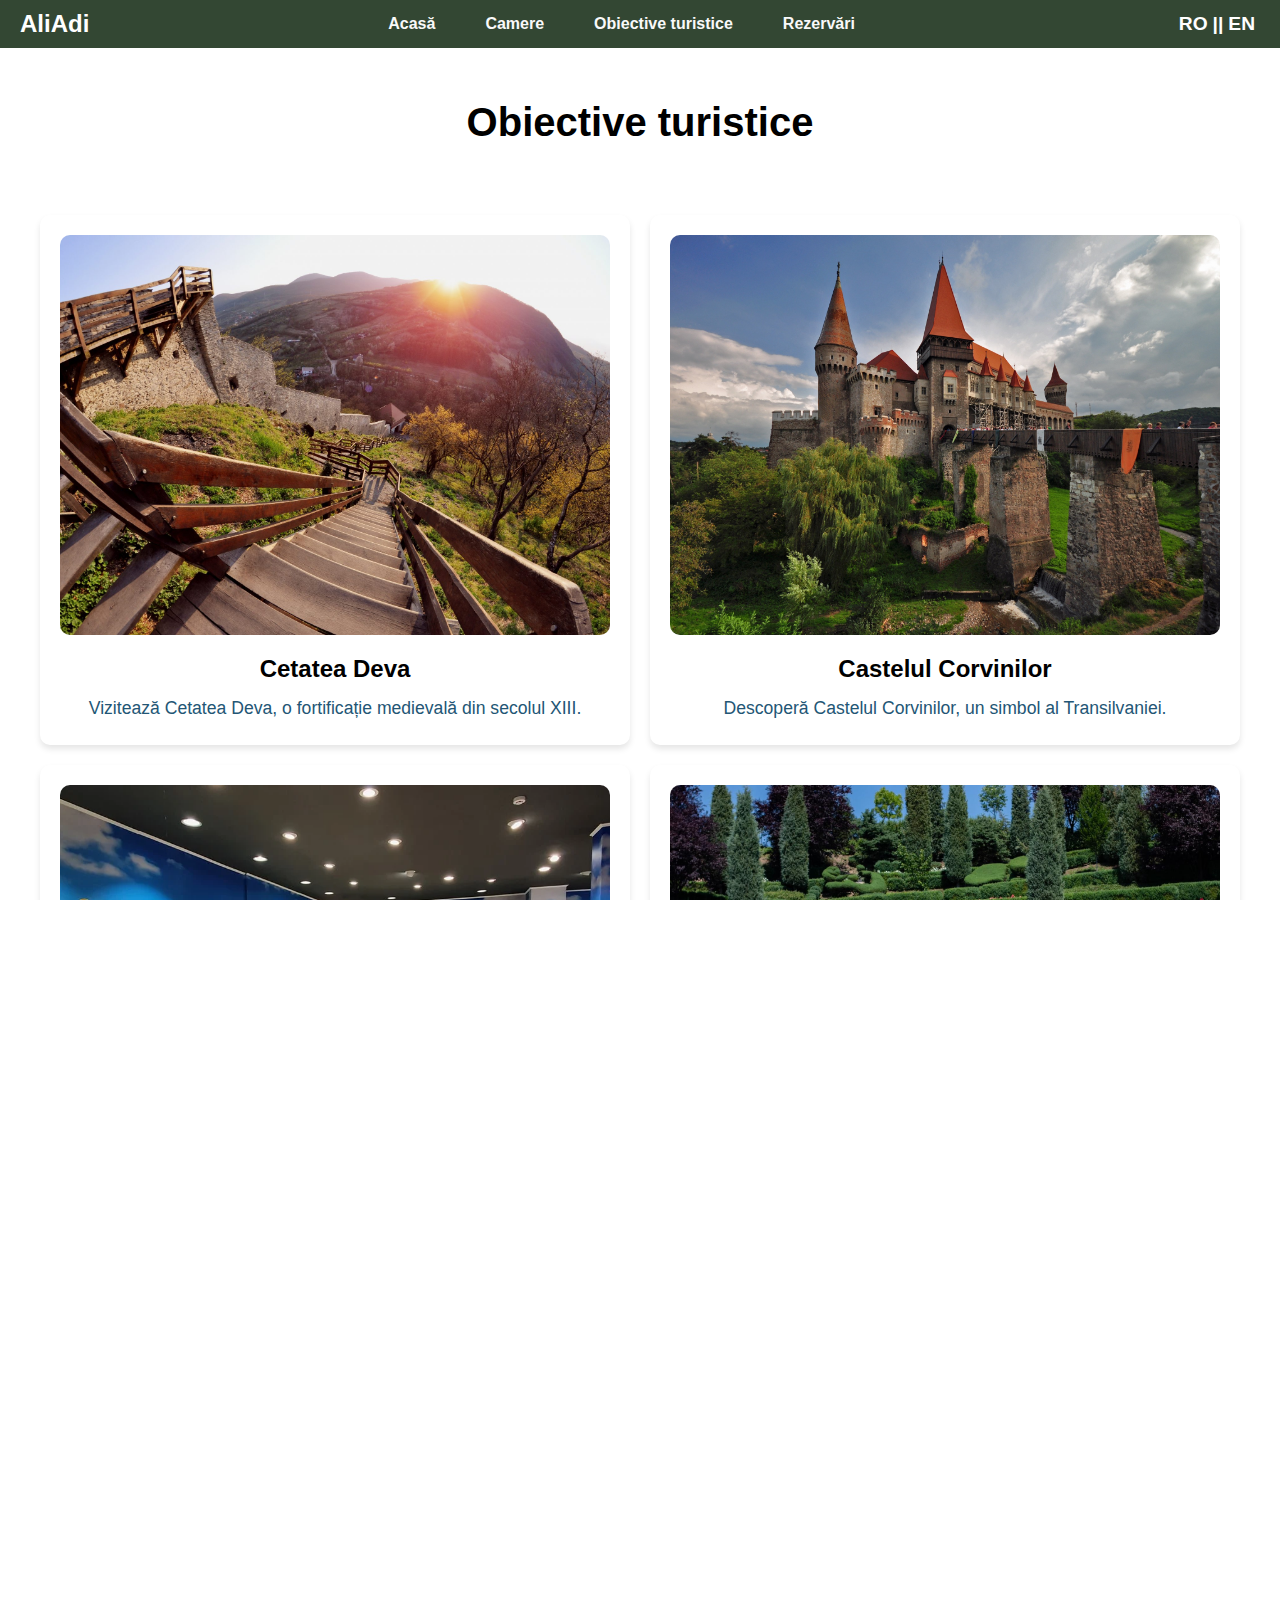
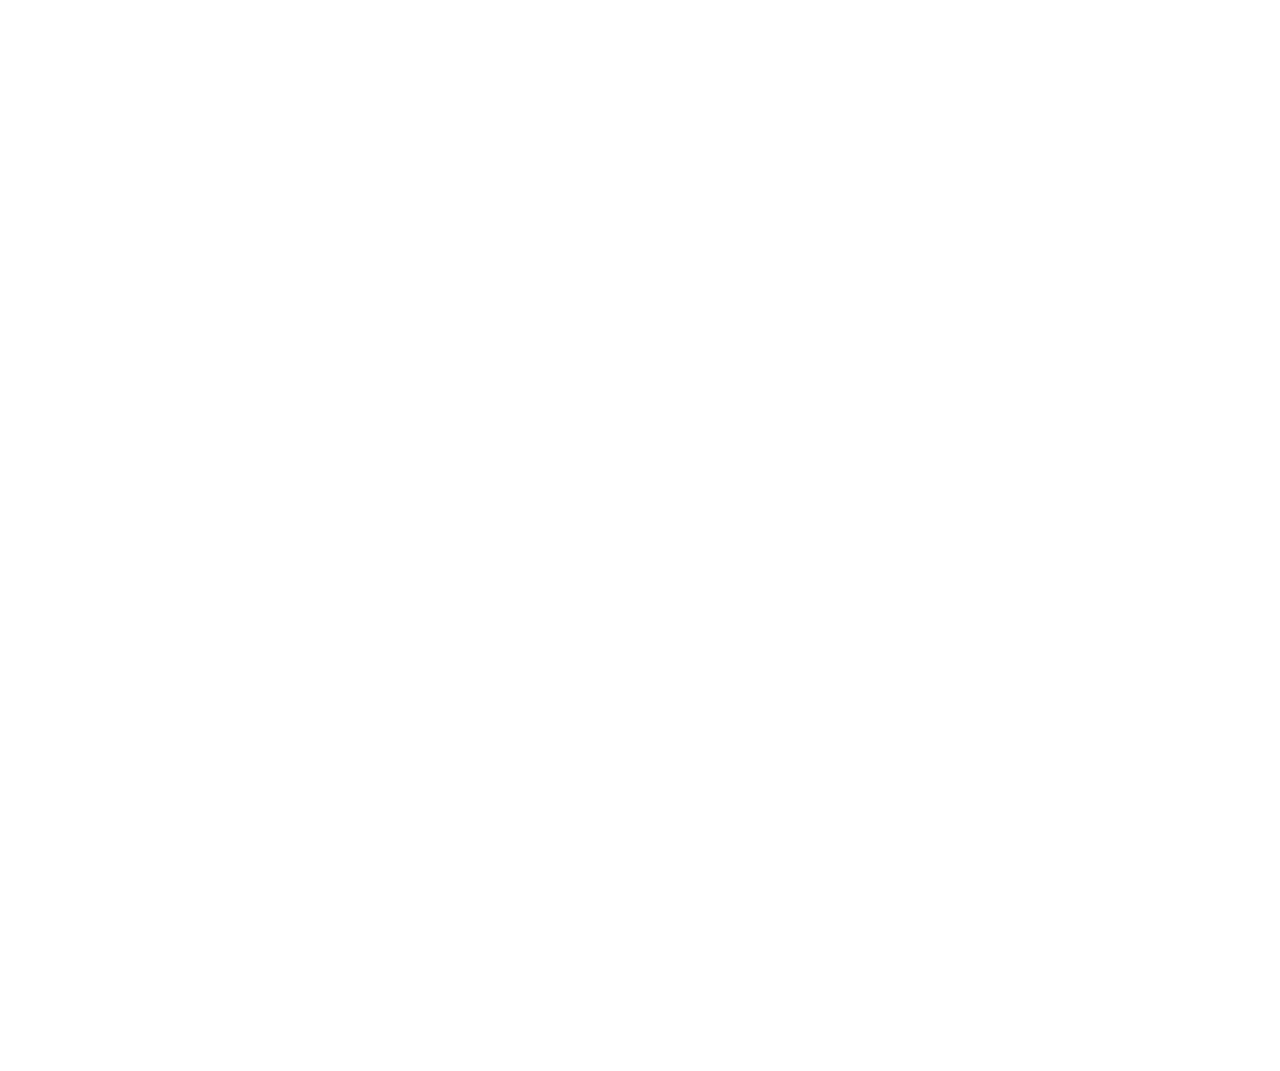
<file: activitati.html>
<!DOCTYPE html>
<html lang="ro">
<head>
    <meta charset="UTF-8">
    <meta name="viewport" content="width=device-width, initial-scale=1.0">
    <title>Activități la Pensiunea Aliadi</title>
    <link rel="stylesheet" href="styles.css">
</head>
<body>
    <div id="menu-placeholder"></div>
    <section id="activities" class="activities-container">
        <h2>Obiective turistice</h2>
        <div class="activity-grid">
            <div class="activity-item">
                <img src="img/cetate.jpg" alt="Cetatea Deva">
                <h3>Cetatea Deva</h3>
                <p>Vizitează Cetatea Deva, o fortificație medievală din secolul XIII.</p>
            </div>
            <div class="activity-item">
                <img src="img/castel.jpg" alt="Castelul Corvinilor">
                <h3>Castelul Corvinilor</h3>
                <p>Descoperă Castelul Corvinilor, un simbol al Transilvaniei.</p>
            </div>
            <div class="activity-item">
                <img src="img/muzeu.webp" alt="Muzeul trenulețelor">
                <h3>Muzeul trenulețelor Valentin Banciu</h3>
                <p>Muzeul trenulețelor oferă o colecție fascinantă de trenulețe în miniatură.</p>
            </div>
            <div class="activity-item">
                <img src="img/gradinazoe.jpg" alt="I Giardini di Zoe">
                <h3>I Giardini di Zoe</h3>
                <p>O grădină botanică creată de un italian în Banpotoc.</p>
            </div>
            <div class="activity-item">
                <img src="img/lac.webp" alt="Lacul Cinciș">
                <h3>Lacul Cinciș</h3>
                <p>Vizitează Lacul Cinciș, o destinație frumoasă.</p>
            </div>
            <div class="activity-item">
                <img src="img/cascada.jpg" alt="Cascada Clocota">
                <h3>Cascada Clocota</h3>
                <p>Vizitează Cascada Clocota, cunoscută pentru apele sale termale.</p>
            </div>
            <div class="activity-item">
                <img src="img/sarmizegetusa_regia.jpg" alt="Sarmizegetusa Regia">
                <h3>Sarmizegetusa Regia</h3>
                <p>Explorează capitala antică a Daciei, Sarmizegetusa Regia, parte a patrimoniului UNESCO.</p>
            </div>
            <div class="activity-item">
                <img src="img/pestera.jpg" alt="Peștera Bolii">
                <h3>Peștera Bolii</h3>
                <p>Vizitează Peștera Bolii, o minune naturală cu galerii impresionante și un râu subteran.</p>
            </div>            
        </div>
    </section>
    <div id="footer-placeholder"></div>
    <script src="script.js"></script>
</body>
</html>
</file>
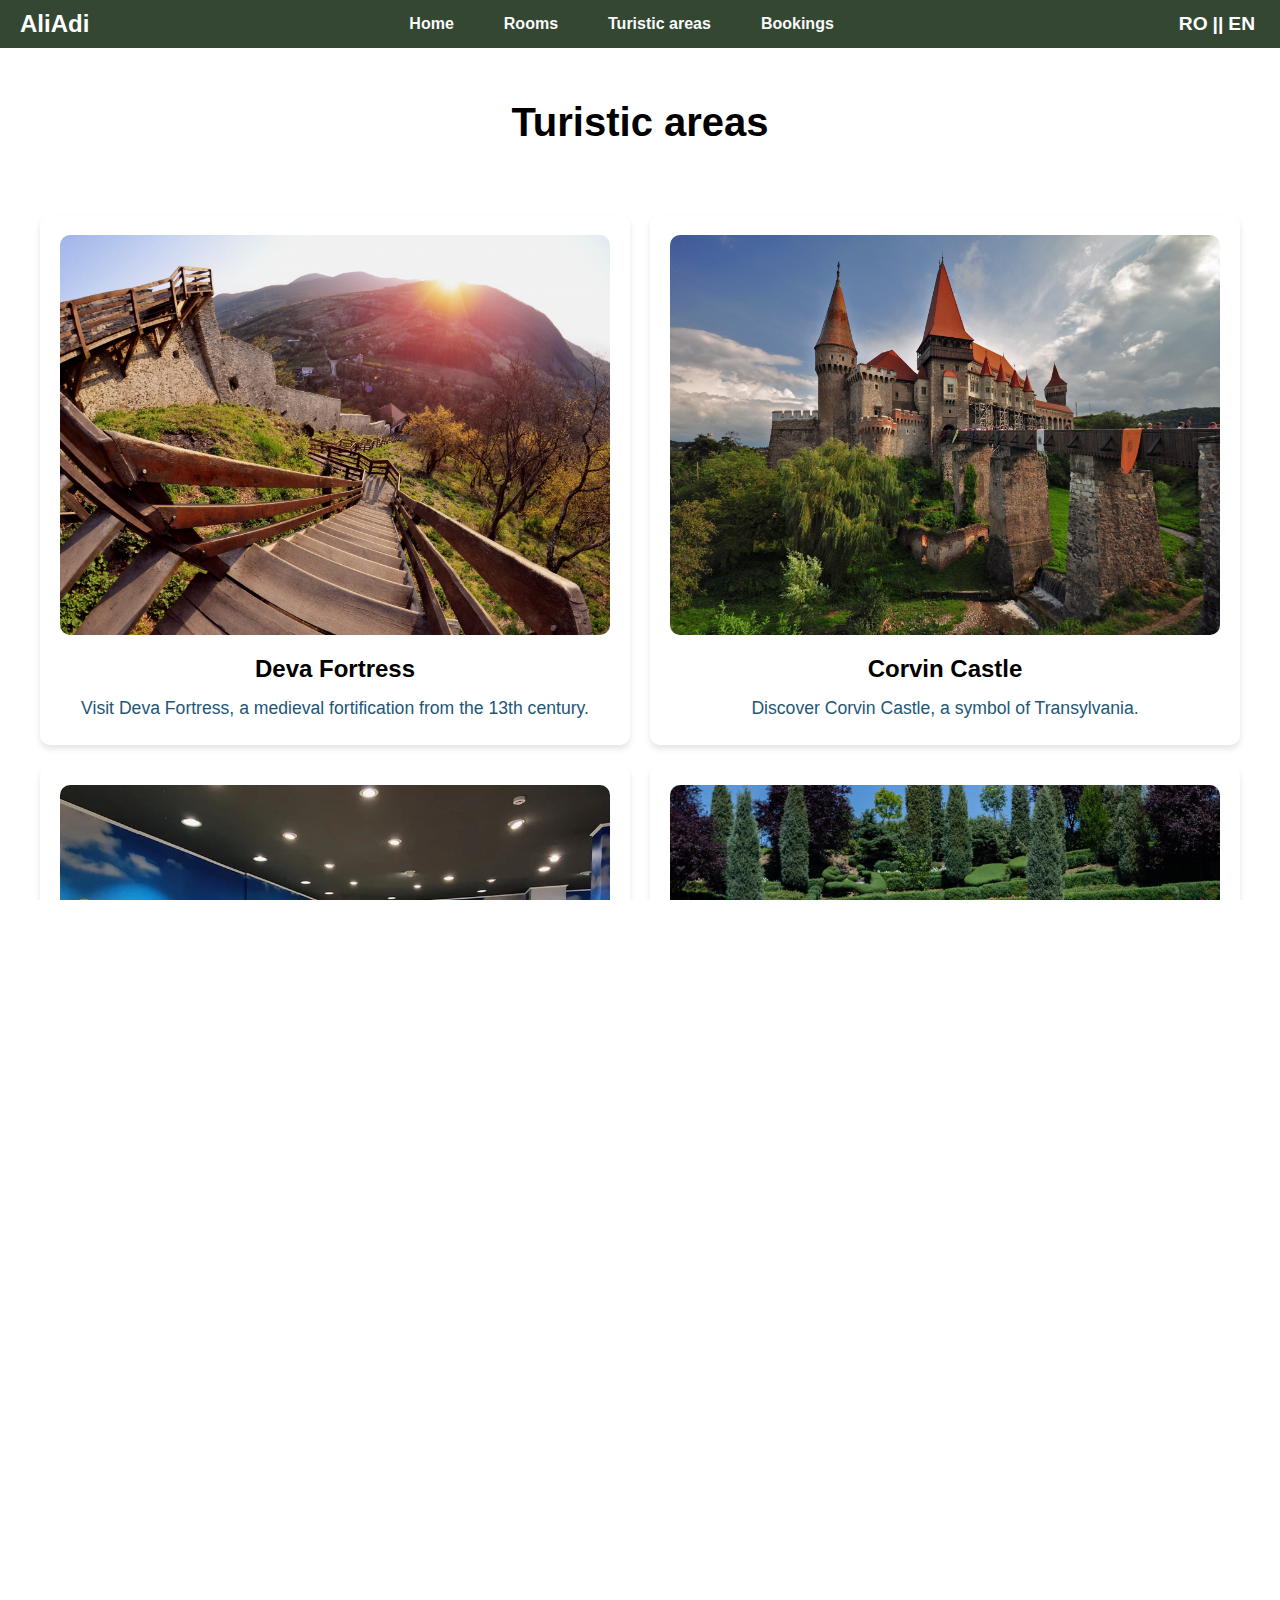
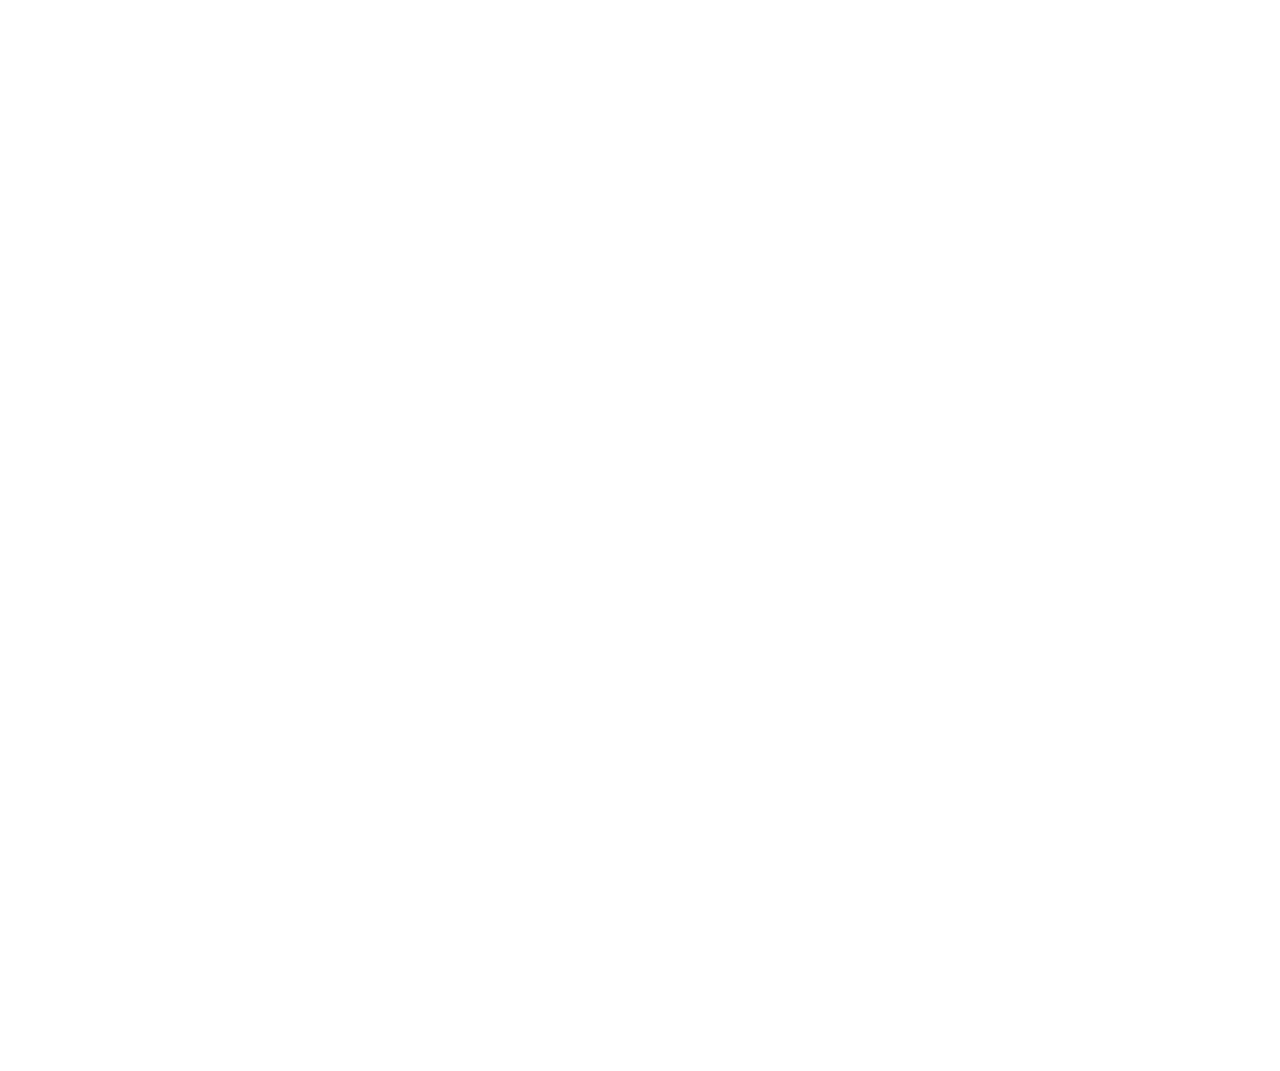
<file: activitati_en.html>
<!DOCTYPE html>
<html lang="en">
<head>
    <meta charset="UTF-8">
    <meta name="viewport" content="width=device-width, initial-scale=1.0">
    <title>Activities at Aliadi Guesthouse</title>
    <link rel="stylesheet" href="styles.css">
</head>
<body>

    <div id="menu-placeholder"></div>

    <section id="activities" class="activities-container">
        <h2>Turistic areas</h2>
        <div class="activity-grid">
            <div class="activity-item">
                <img src="img/cetate.jpg" alt="Deva Fortress">
                <h3>Deva Fortress</h3>
                <p>Visit Deva Fortress, a medieval fortification from the 13th century.</p>
            </div>
            <div class="activity-item">
                <img src="img/castel.jpg" alt="Corvin Castle">
                <h3>Corvin Castle</h3>
                <p>Discover Corvin Castle, a symbol of Transylvania.</p>
            </div>
            <div class="activity-item">
                <img src="img/muzeu.webp" alt="Valentin Banciu Miniature Train Museum">
                <h3>Valentin Banciu Miniature Train Museum</h3>
                <p>The miniature train museum offers a fascinating collection of model trains.</p>
            </div>
            <div class="activity-item">
                <img src="img/gradinazoe.jpg" alt="I Giardini di Zoe">
                <h3>I Giardini di Zoe</h3>
                <p>A botanical garden created by an Italian in Banpotoc.</p>
            </div>
            <div class="activity-item">
                <img src="img/lac.webp" alt="Cincis Lake">
                <h3>Cincis Lake</h3>
                <p>Visit Cincis Lake, a beautiful destination for relaxation.</p>
            </div>
            <div class="activity-item">
                <img src="img/cascada.jpg" alt="Clocota Waterfall">
                <h3>Clocota Waterfall</h3>
                <p>Visit Clocota Waterfall, known for its thermal waters.</p>
            </div>
            <div class="activity-item">
                <img src="img/sarmizegetusa_regia.jpg" alt="Sarmizegetusa Regia">
                <h3>Sarmizegetusa Regia</h3>
                <p>Explore the ancient capital of Dacia, Sarmizegetusa Regia, a UNESCO World Heritage site.</p>
            </div>
            <div class="activity-item">
                <img src="img/pestera.jpg" alt="Bolii Cave">
                <h3>Bolii Cave</h3>
                <p>Visit Bolii Cave, a natural wonder with impressive galleries and an underground river.</p>
            </div>            
        </div>
    </section>

    <div id="footer-placeholder"></div>

    <script src="script.js"></script>
</body>
</html>
</file>
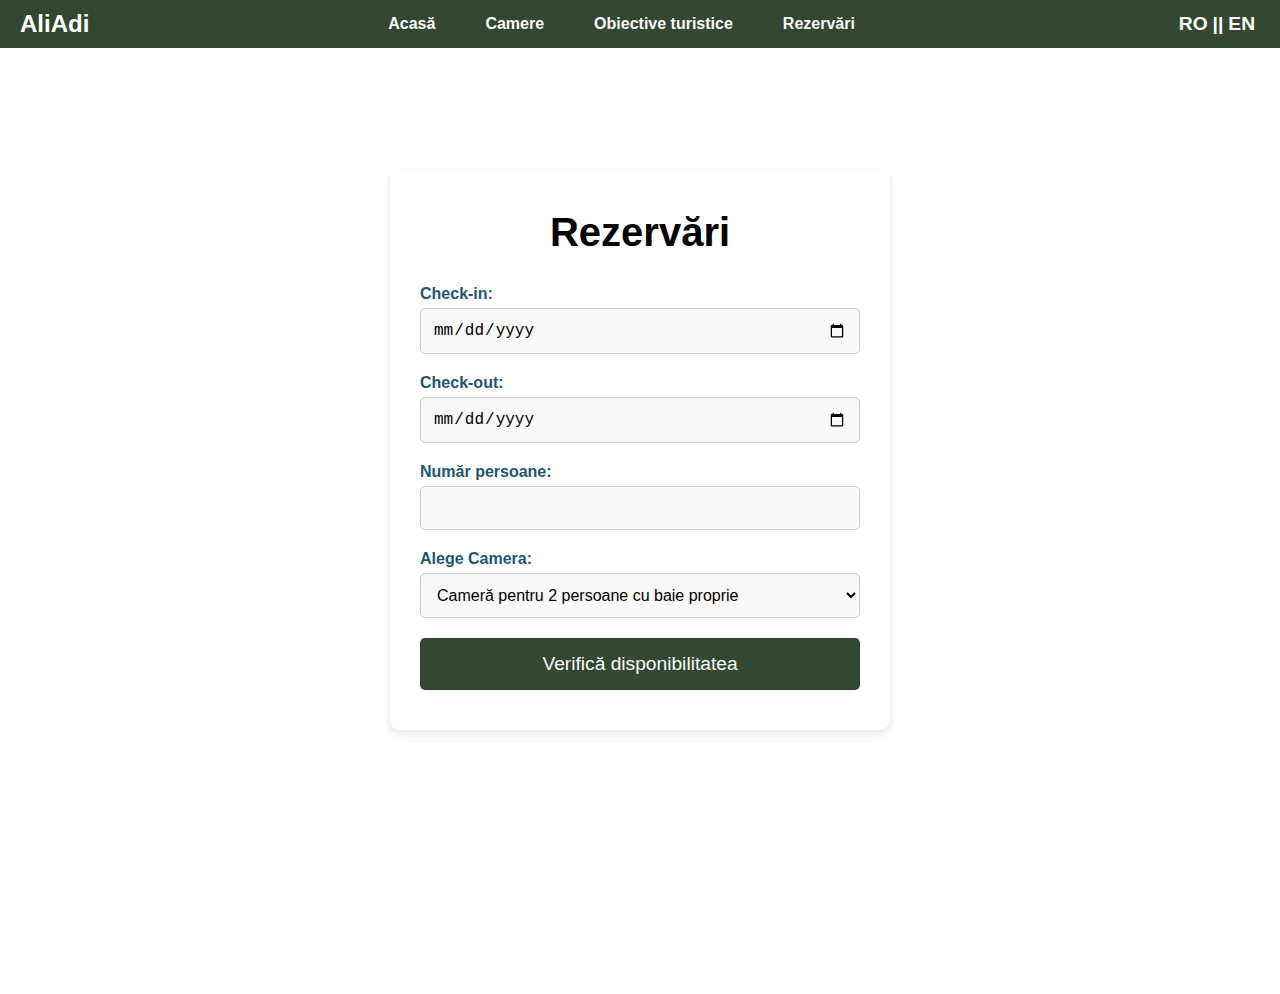
<file: rezervari.html>
<!DOCTYPE html>
<html lang="ro">
<head>
    <meta charset="UTF-8">
    <meta name="viewport" content="width=device-width, initial-scale=1.0">
    <title>Casa Aliadi - Rezervări</title>
    <link rel="stylesheet" href="styles.css">
</head>
<body>
    <div id="menu-placeholder"></div>
    <section id="booking" class="booking-container">
        <div class="booking-card">
            <h2>Rezervări</h2>
            <form id="bookingForm">
                <label for="checkin">Check-in:</label>
                <input type="date" id="checkin" name="checkin" required>
                <label for="checkout">Check-out:</label>
                <input type="date" id="checkout" name="checkout" required>
                <label for="guests">Număr persoane:</label>
                <input type="number" id="guests" name="guests" min="1" max="10" required>
                <label for="room">Alege Camera:</label>
                <select id="room" name="room" required>
                    <option value="double-proprie">Cameră pentru 2 persoane cu baie proprie</option>
                    <option value="double-comuna">Cameră pentru 2 persoane cu baie comună</option>
                    <option value="triple-comuna">Cameră pentru 3 persoane cu baie comună</option>
                    <option value="cabanuță-2">Cabanuță pentru 2 persoane cu baie proprie</option>
                    <option value="cabanuță-3">Cabanuță pentru 3 persoane cu baie proprie</option>
                </select>
                <button type="submit" class="button">Verifică disponibilitatea</button>
            </form>
        </div>
    </section>
    <div id="footer-placeholder"></div>
    <script src="script.js"></script>
</body>
</html>
</file>
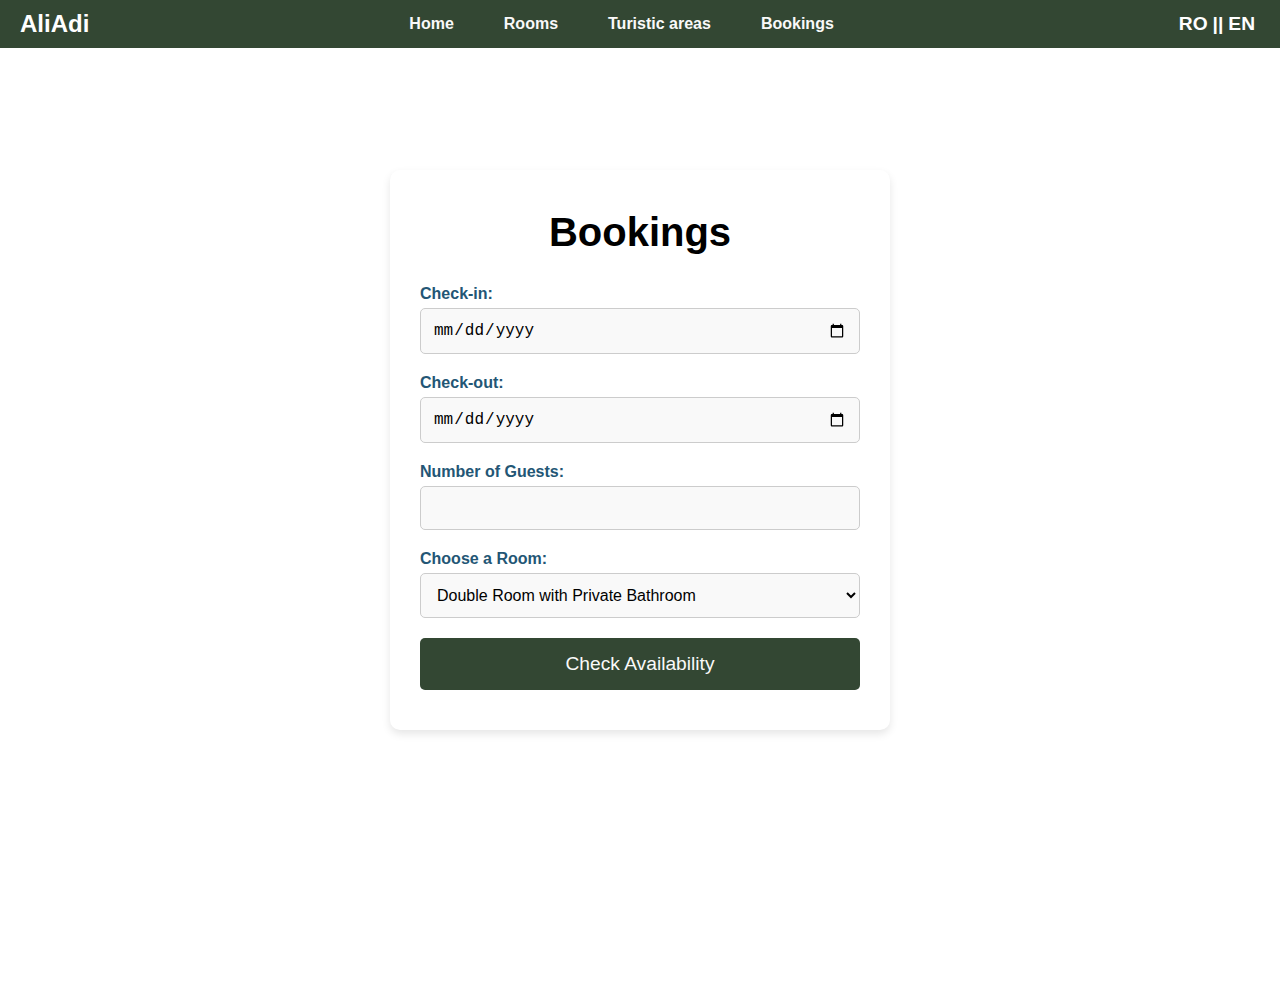
<file: rezervari_en.html>
<!DOCTYPE html>
<html lang="en">
<head>
    <meta charset="UTF-8">
    <meta name="viewport" content="width=device-width, initial-scale=1.0">
    <title>Aliadi Guesthouse - Bookings</title>
    <link rel="stylesheet" href="styles.css">
</head>
<body>

    <div id="menu-placeholder"></div>

    <section id="booking" class="booking-container">
        <div class="booking-card">
            <h2>Bookings</h2>
            <form id="bookingForm">
                <label for="checkin">Check-in:</label>
                <input type="date" id="checkin" name="checkin" required>
                <label for="checkout">Check-out:</label>
                <input type="date" id="checkout" name="checkout" required>
                <label for="guests">Number of Guests:</label>
                <input type="number" id="guests" name="guests" min="1" max="10" required>
                <label for="room">Choose a Room:</label>
                <select id="room" name="room" required>
                    <option value="double-proprie">Double Room with Private Bathroom</option>
                    <option value="double-comuna">Double Room with Shared Bathroom</option>
                    <option value="triple-comuna">Triple Room with Shared Bathroom</option>
                    <option value="cabanuță-2">Cabin for 2 with Private Bathroom</option>
                    <option value="cabanuță-3">Cabin for 3 with Private Bathroom</option>
                </select>
                <button type="submit" class="button">Check Availability</button>
            </form>
        </div>
    </section>

    <div id="footer-placeholder"></div>

    <script src="script.js"></script>
</body>
</html>
</file>
<file: styles.css>
* {
    margin: 0;
    padding: 0;
    box-sizing: border-box;
}

html, body {
    height: 100%;
    font-family: 'Roboto', sans-serif;
    background-color: #ffffff;
    color: #235675;
    overflow-x: hidden;
}

body {
    display: flex;
    flex-direction: column;
}

nav {
    position: fixed;
    top: 0;
    width: 100%;
    z-index: 1000;
    background-color: #334733;
    padding: 10px 0;
    display: flex;
    justify-content: space-between;
    align-items: center;
}

.logo {
    font-size: 1.5rem;
    font-weight: bold;
    color: #ffffff;
    text-decoration: none;
    margin-left: 20px;
}

nav ul {
    list-style: none;
    display: flex;
    gap: 20px;
    margin-right: 20px;
}

nav ul li a {
    color: #F9F9F9;
    font-weight: 700;
    text-decoration: none;
    padding: 10px 15px;
    border-radius: 5px;
}

nav ul li a:hover {
    background-color: #506150;
}

.menu-icon {
    display: none;
    font-size: 2rem;
    cursor: pointer;
    margin-right: 20px;
}

.hero {
    padding-top: 100px;
    text-align: center;
}

.hero-carousel img {
    width: 43%;
    height: 350px;
    object-fit: cover;
    transition: transform 0.5s ease-in-out;
    display: block;
    margin: 0 auto;
}

.hero-carousel img:hover {
    transform: scale(1.05);
}

.hero h1 {
    font-size: 3.5rem;
    color: #000000;
    animation: fadeIn 1.5s ease-in-out;
}

.hero p {
    text-align: center;
    font-size: 1.5rem;
    color: #235675;
}

@keyframes fadeIn {
    0% {
        opacity: 0;
        transform: translateY(-20px);
    }
    100% {
        opacity: 1;
        transform: translateY(0);
    }
}

.parallax-section {
    padding: 100px 20px;
    background-image: url('img/pensiunea.jpg');
    background-attachment: fixed;
    background-size: cover;
    background-position: center;
    color: rgb(0, 0, 0);
    text-align: center;
}

.parallax-section h2 {
    font-size: 2.5rem;
    margin-bottom: 20px;
}

.section-title {
    text-align: center;
    font-size: 2.5rem; 
    margin-bottom: 30px; 
    color: #000000; 
}

#rooms {
    padding-top: 60px;
}

body {
    background-color: #F9F9F9;
    color: #333333;
}

.room-item {
    display: flex;
    justify-content: center;
    align-items: center;
    margin-bottom: 50px;
    background-color: #FFFFFF;
    padding: 20px;
    border-radius: 10px;
    box-shadow: 0 4px 10px rgba(0, 0, 0, 0.1);
    max-width: 900px;
    margin-left: auto;
    margin-right: auto;
}

.room-carousel {
    flex: 1;
    max-width: 45%;
    height: auto;
    margin-right: 20px;
    border-radius: 10px;
}

.room-carousel img {
    width: 100%;
    height: 300px;
    object-fit: cover;
    border-radius: 10px;
}

.room-info {
    flex: 1;
    max-width: 50%;
    text-align: left;
}

.room-info h3 {
    text-align: center;
    font-size: 1.8rem;
    color: #000000;
    margin-bottom: 15px;
}

.room-info p {
    font-size: 1.1rem;
    color: #555;
    line-height: 1.6;
}

.activities-container {
    padding: 100px 20px;
    background-color: #ffffff;
    text-align: center;
}

.activities-container h2 {
    font-size: 2.5rem;
    color: #000000;
    margin-bottom: 50px;
}

.activity-grid {
    display: grid;
    grid-template-columns: repeat(2, 1fr);
    gap: 20px;
    padding: 20px;
}

.activity-item {
    background-color: #ffffff;
    border-radius: 10px;
    box-shadow: 0px 4px 6px rgba(0, 0, 0, 0.1);
    padding: 20px;
    transition: transform 0.3s ease, box-shadow 0.3s ease;
    text-align: center;
    display: flex;
    flex-direction: column;
    justify-content: space-between;
}

.activity-item:hover {
    transform: translateY(-10px);
    box-shadow: 0px 6px 12px rgba(0, 0, 0, 0.2);
}

.activity-item img {
    width: 100%;
    height: 400px;
    object-fit: cover;
    border-radius: 10px;
    margin-bottom: 20px;
}

.activity-item h3 {
    font-size: 1.5rem;
    color: #000000;
    margin-bottom: 10px;
}

.activity-item p {
    font-size: 1.1rem;
    color: #235675;
    line-height: 1.8;
    margin-top: auto;
}

.booking-container {
    display: flex;
    justify-content: center;
    align-items: center;
    min-height: 100vh;
    background-color: #ffffff;
    padding: 40px 20px;
}

.booking-card {
    background-color: #ffffff;
    border-radius: 10px;
    box-shadow: 0 4px 8px rgba(0, 0, 0, 0.1);
    padding: 40px 30px;
    width: 100%;
    max-width: 500px;
    text-align: center;
}

.booking-card h2 {
    font-size: 2.5rem;
    color: #000000;
    margin-bottom: 30px;
}

.booking-card label {
    display: block;
    text-align: left;
    font-size: 1rem;
    margin-bottom: 5px;
    color: #235675;
    font-weight: bold;
}

.booking-card input, .booking-card select {
    width: 100%;
    padding: 12px;
    margin-bottom: 20px;
    border: 1px solid #ccc;
    border-radius: 5px;
    font-size: 1rem;
    background-color: #f9f9f9;
}

.booking-card .button {
    background-color: #334733;
    color: #F9F9F9;
    padding: 15px;
    border: none;
    border-radius: 5px;
    font-size: 1.2rem;
    cursor: pointer;
    width: 100%;
    transition: background-color 0.3s ease;
}

.booking-card .button:hover {
    background-color: #506150;
}

footer {
    background-color: #334733;
    color: #ffffff;
    padding: 20px;
    text-align: center;
}

footer a {
    color: #ffffff;
    text-decoration: none;
    margin: 0 10px;
}

footer a:hover {
    text-decoration: underline;
}

.menu-icon {
    display: none;
    font-size: 2rem;
    cursor: pointer;
    color: white;
}

.language-switcher {
    display: flex;
    align-items: center;
    font-size: 1.2rem;
    font-weight: bold;
    color: #ffffff;
    margin-right: 20px;
}

.language-option {
    margin: 0 5px;
}

.language-option:hover {
    text-decoration: underline;
}

@media (max-width: 768px) {
    nav ul {
        display: none;
        flex-direction: column;
        gap: 10px;
        background-color: #334733;
        position: absolute;
        top: 60px;
        left: 0;
        width: 100%;
    }

    nav ul.show {
        display: flex;
    }

    .menu-icon {
        display: block;
        position: absolute;
        right: 10px;
    }

    .menu-icon:hover {
        color: #F9F9F9;
    }

    .language-switcher {
        position: absolute;
        right: 60px;
        top: 15px;
    }

    .hero h1 {
        font-size: 2.5rem;
    }

    .hero p {
        font-size: 1.2rem;
    }

    .room-item {
        flex-direction: column;
    }

    .room-carousel {
        max-width: 80%;
        height: auto;
    }

    .room-info {
        padding-left: 0;
        padding-top: 20px;
    }

    .room-info h3 {
        font-size: 1.3rem;
    }

    .room-info p {
        font-size: 1rem;  
        color: #555;
        line-height: 1.4; 
        margin-bottom: 10px;
    }
    

    .booking-card h2 {
        font-size: 2rem;
    }

    .button {
        font-size: 1rem;
        padding: 12px;
    }

    .activity-grid {
        grid-template-columns: 1fr; /* 1 activitate pe rând */
    }

    .hero-carousel img {
        width: 70%;
        height: 310px;
    }

}
</file>
